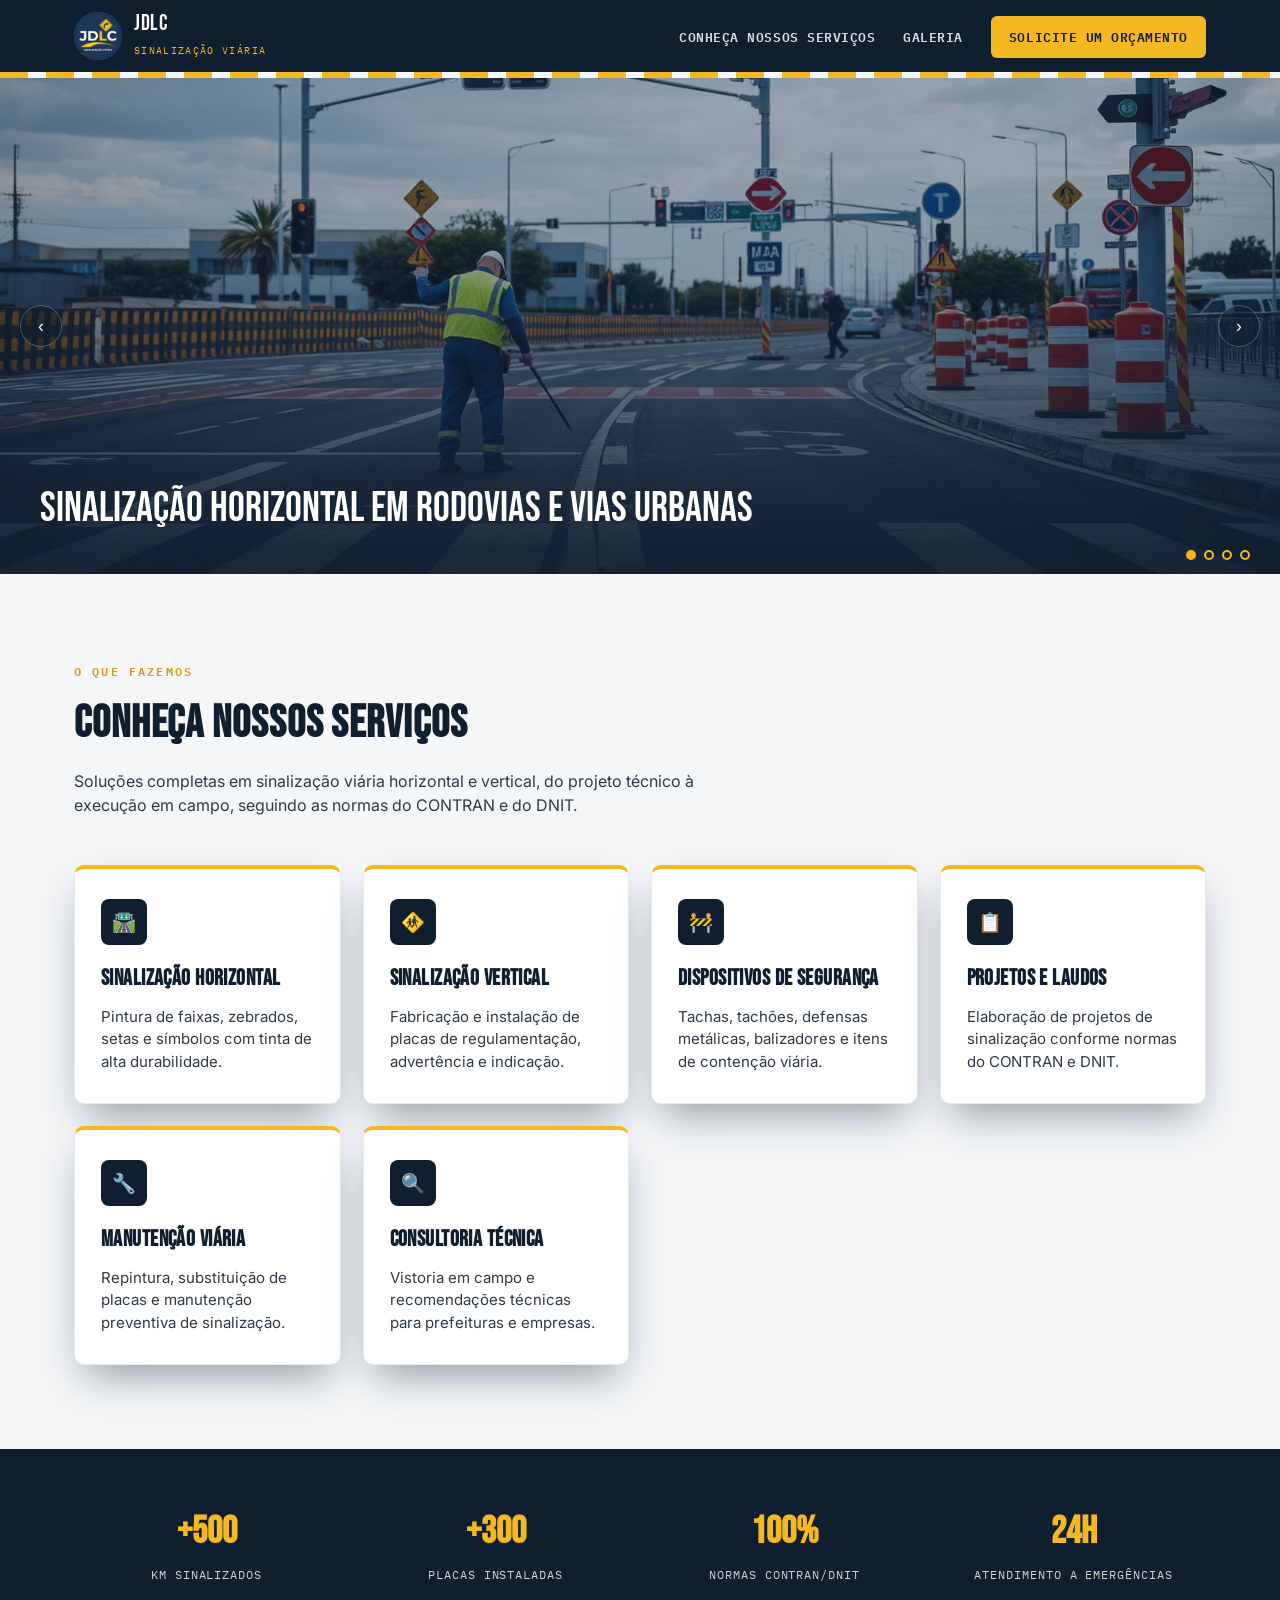
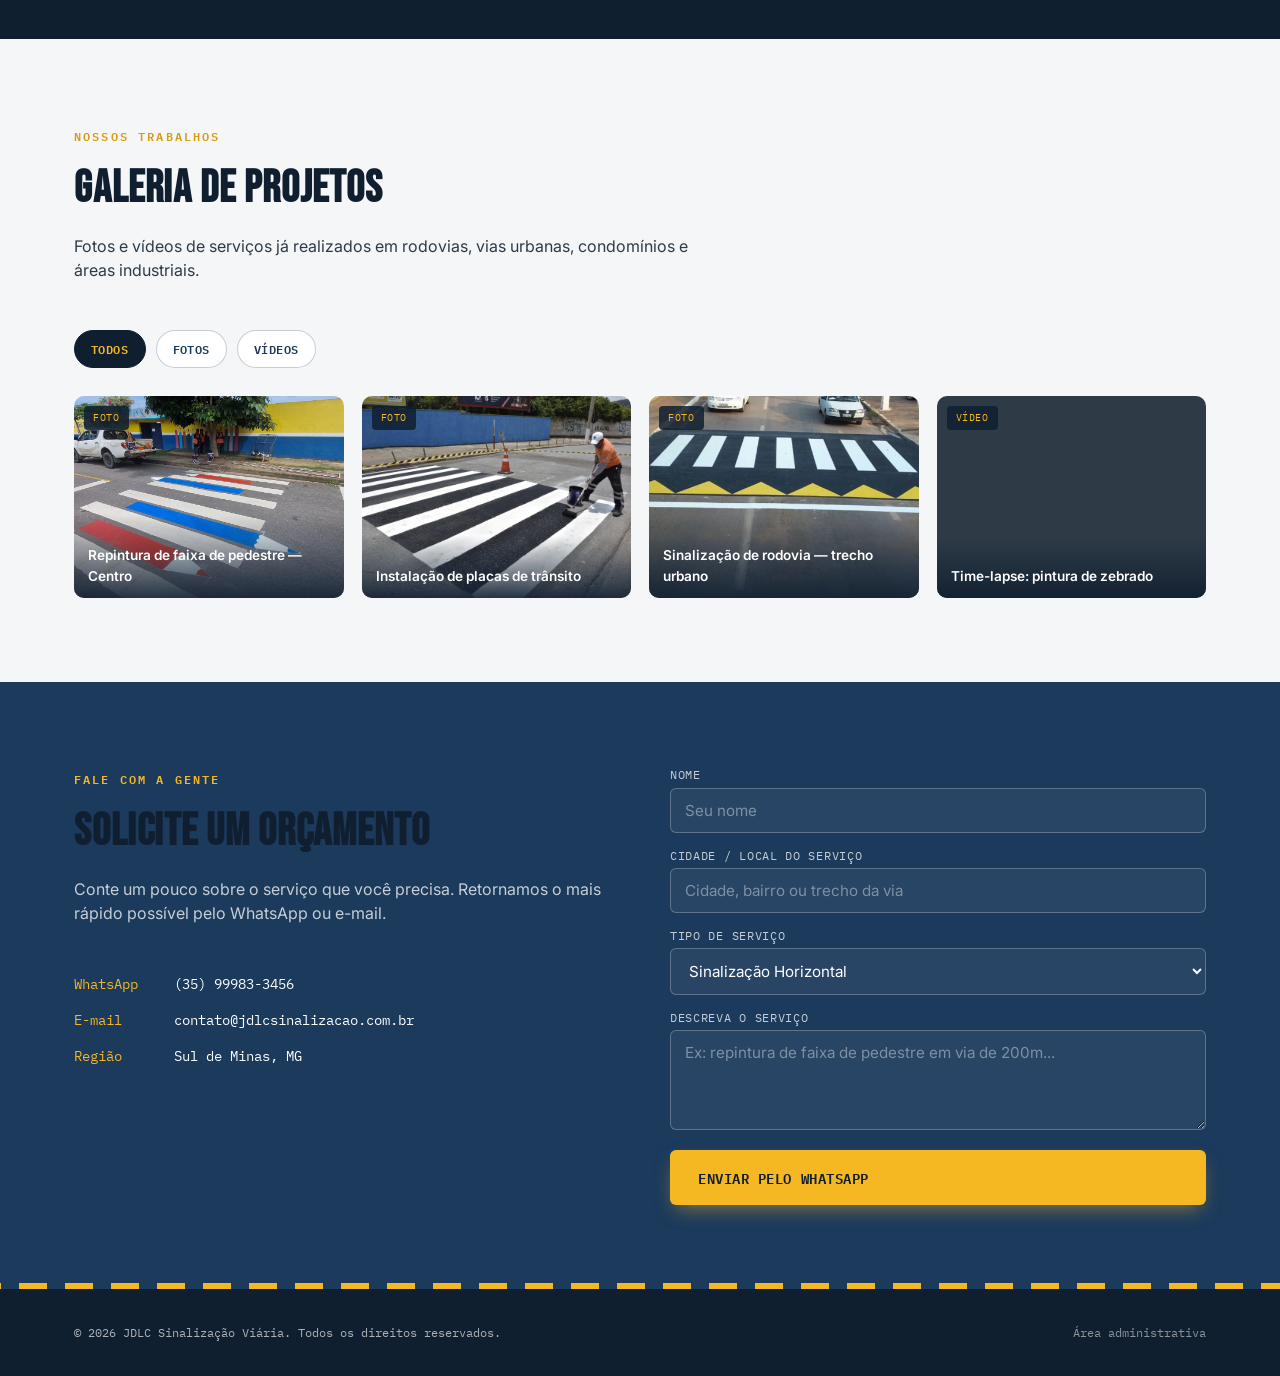
<file: index.html>
<!DOCTYPE html>
<html lang="pt-BR">
<head>
<meta charset="UTF-8">
<meta name="viewport" content="width=device-width, initial-scale=1.0">
<title>JDLC Sinalização Viária | Segurança e sinalização para vias e rodovias</title>
<meta name="description" content="JDLC Sinalização Viária: pintura de faixas, placas, dispositivos de segurança e projetos de sinalização viária. Solicite um orçamento.">
<link rel="icon" href="assets/logo.jpg">
<link rel="stylesheet" href="css/style.css">
</head>
<body>

<header>
  <div class="navbar">
    <a href="#topo" class="brand">
      <img src="assets/logo.jpg" alt="Logo JDLC Sinalização Viária">
      <span>
        <span class="brand-name">JDLC</span><br>
        <span class="brand-sub">SINALIZAÇÃO VIÁRIA</span>
      </span>
    </a>
    <button class="menu-toggle" id="menuToggle" aria-label="Abrir menu" aria-expanded="false">☰</button>
    <nav id="mainNav">
      <ul>
        <li><a href="#servicos">Conheça nossos serviços</a></li>
        <li><a href="#galeria">Galeria</a></li>
        <li><a href="#orcamento" class="nav-cta">Solicite um orçamento</a></li>
      </ul>
    </nav>
  </div>
</header>

<div class="route-line" aria-hidden="true"></div>

<!-- CARROSSEL -->
<div class="carousel" id="carousel">
  <div class="carousel-track" id="carouselTrack"></div>
  <button class="carousel-arrow prev" id="prevSlide" aria-label="Slide anterior">&#8249;</button>
  <button class="carousel-arrow next" id="nextSlide" aria-label="Próximo slide">&#8250;</button>
  <div class="carousel-dots" id="carouselDots"></div>
</div>

<main id="topo">

  <!-- SERVIÇOS -->
  <section id="servicos">
    <div class="container">
      <div class="section-head">
        <span class="eyebrow">O que fazemos</span>
        <h2>Conheça nossos serviços</h2>
        <p>Soluções completas em sinalização viária horizontal e vertical, do projeto técnico à execução em campo, seguindo as normas do CONTRAN e do DNIT.</p>
      </div>
      <div class="services-grid" id="servicesGrid"></div>
    </div>
  </section>

  <!-- FAIXA DE DESTAQUE -->
  <div class="strip">
    <div class="container strip-grid">
      <div><strong>+500</strong><span>Km sinalizados</span></div>
      <div><strong>+300</strong><span>Placas instaladas</span></div>
      <div><strong>100%</strong><span>Normas CONTRAN/DNIT</span></div>
      <div><strong>24h</strong><span>Atendimento a emergências</span></div>
    </div>
  </div>

  <!-- GALERIA -->
  <section id="galeria">
    <div class="container">
      <div class="section-head">
        <span class="eyebrow">Nossos trabalhos</span>
        <h2>Galeria de projetos</h2>
        <p>Fotos e vídeos de serviços já realizados em rodovias, vias urbanas, condomínios e áreas industriais.</p>
      </div>
      <div class="gallery-filters" id="galleryFilters">
        <button class="filter-btn active" data-filter="todos">Todos</button>
        <button class="filter-btn" data-filter="imagem">Fotos</button>
        <button class="filter-btn" data-filter="video">Vídeos</button>
      </div>
      <div class="gallery-grid" id="galleryGrid"></div>
    </div>
  </section>

  <!-- ORÇAMENTO -->
  <section id="orcamento" class="quote-section">
    <div class="container quote-grid">
      <div>
        <span class="eyebrow">Fale com a gente</span>
        <div class="section-head">
          <h2>Solicite um orçamento</h2>
          <p>Conte um pouco sobre o serviço que você precisa. Retornamos o mais rápido possível pelo WhatsApp ou e-mail.</p>
        </div>
        <ul class="contact-list" id="contactList"></ul>
      </div>
      <form class="quote-form" id="quoteForm">
        <div>
          <label for="nome">Nome</label>
          <input type="text" id="nome" name="nome" placeholder="Seu nome" required>
        </div>
        <div>
          <label for="cidade">Cidade / Local do serviço</label>
          <input type="text" id="cidade" name="cidade" placeholder="Cidade, bairro ou trecho da via">
        </div>
        <div>
          <label for="servico">Tipo de serviço</label>
          <select id="servico" name="servico">
            <option>Sinalização Horizontal</option>
            <option>Sinalização Vertical</option>
            <option>Dispositivos de Segurança</option>
            <option>Projetos e Laudos</option>
            <option>Manutenção Viária</option>
            <option>Outro</option>
          </select>
        </div>
        <div>
          <label for="mensagem">Descreva o serviço</label>
          <textarea id="mensagem" name="mensagem" placeholder="Ex: repintura de faixa de pedestre em via de 200m..." required></textarea>
        </div>
        <button type="submit" class="btn btn-primary">Enviar pelo WhatsApp</button>
      </form>
    </div>
  </section>

</main>

<footer>
  <div class="container footer-row">
    <span>&copy; <span id="year"></span> JDLC Sinalização Viária. Todos os direitos reservados.</span>
    <a href="admin.html">Área administrativa</a>
  </div>
</footer>

<!-- LIGHTBOX -->
<div class="lightbox" id="lightbox">
  <button class="lightbox-close" id="lightboxClose" aria-label="Fechar">&times;</button>
  <div class="lightbox-content" id="lightboxContent"></div>
</div>

<script src="js/config.js"></script>
<script src="js/main.js"></script>
</body>
</html>
</file>
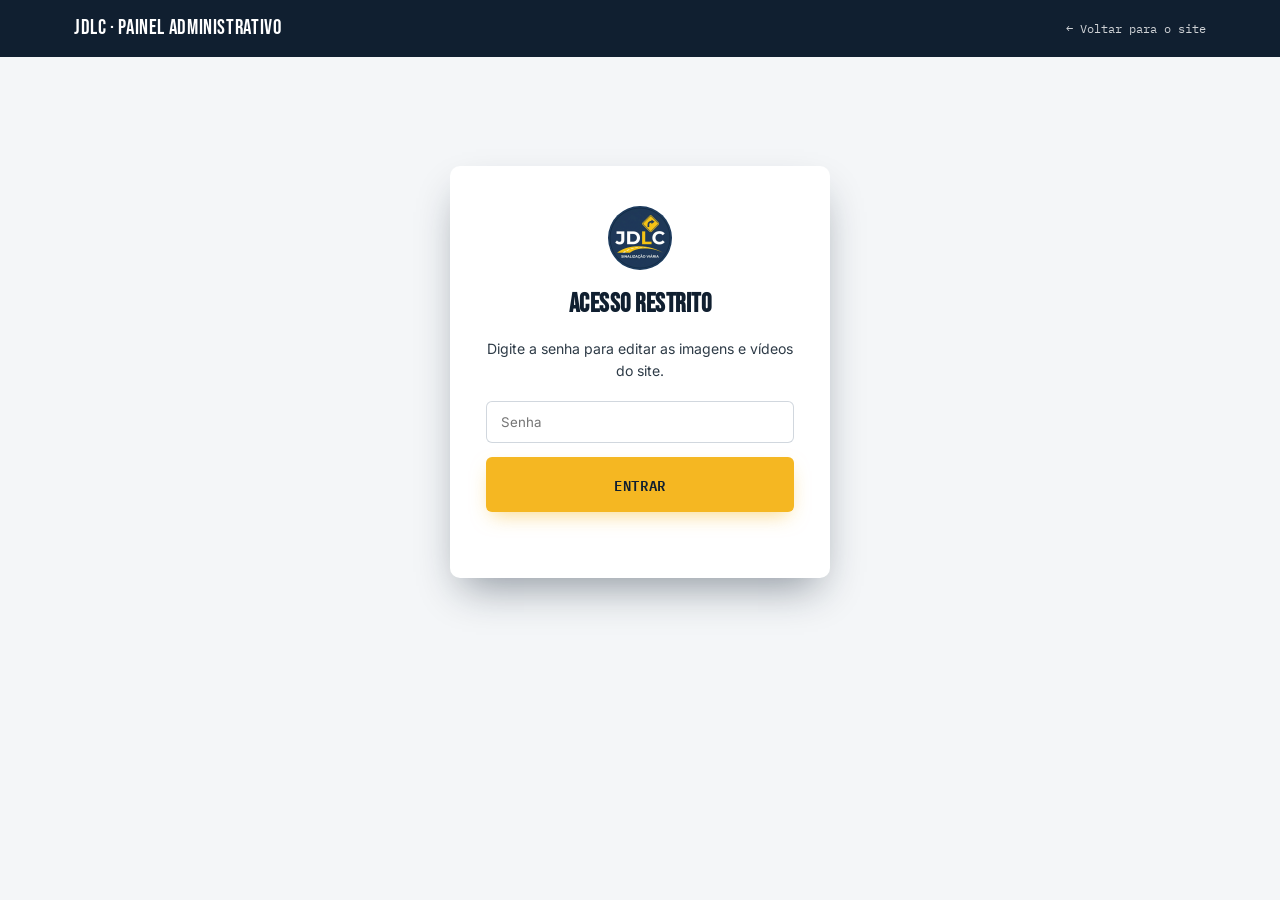
<file: admin.html>
<!DOCTYPE html>
<html lang="pt-BR">
<head>
<meta charset="UTF-8">
<meta name="viewport" content="width=device-width, initial-scale=1.0">
<title>Área Administrativa | JDLC Sinalização Viária</title>
<link rel="icon" href="assets/logo.jpg">
<link rel="stylesheet" href="css/style.css">
<link rel="stylesheet" href="css/admin.css">
</head>
<body class="admin-body">

<header class="admin-header">
  <div class="container">
    <span class="brand-name">JDLC · Painel Administrativo</span>
    <a class="back" href="index.html">← Voltar para o site</a>
  </div>
</header>

<!-- TELA DE SENHA -->
<div class="gate-wrap" id="gateWrap">
  <div class="gate-card">
    <img src="assets/logo.jpg" alt="Logo JDLC">
    <h2>Acesso restrito</h2>
    <p>Digite a senha para editar as imagens e vídeos do site.</p>
    <input type="password" id="gatePassword" placeholder="Senha">
    <button class="btn btn-primary" id="gateEnter" style="width:100%; justify-content:center;">Entrar</button>
    <div class="gate-error" id="gateError"></div>
  </div>
</div>

<!-- PAINEL -->
<main class="admin-main container" id="adminPanel" style="display:none;">

  <div class="admin-card" style="background:var(--navy-deep); color:#fff;">
    <h3 style="color:var(--yellow);">Como funciona</h3>
    <p style="font-size:0.9rem; opacity:0.85; margin:0;">
      Este site é 100% estático (sem servidor), então as alterações que você fizer aqui
      aparecem <strong>só no seu navegador</strong>, como pré-visualização. Para que todo mundo
      veja as mudanças no site publicado, clique em <strong>"Gerar código para publicar"</strong>,
      copie o resultado e cole no arquivo <code>js/config.js</code> antes de subir para o GitHub/Hostinger —
      o mesmo processo que você já usa no site do MasQbom.
    </p>
  </div>

  <div class="admin-tabs">
    <button class="active" data-tab="carrossel">Carrossel</button>
    <button data-tab="galeria">Galeria (fotos e vídeos)</button>
    <button data-tab="publicar">Gerar código para publicar</button>
  </div>

  <!-- CARROSSEL -->
  <section class="admin-panel active" id="panel-carrossel">
    <div class="admin-card">
      <h3>Adicionar imagem ao carrossel</h3>
      <div class="form-row full">
        <div>
          <label>Imagem</label>
          <input type="file" id="carrosselFile" accept="image/*">
          <p class="help-text">Ou, em vez de enviar um arquivo, cole abaixo o endereço (URL) de uma imagem já publicada:</p>
          <input type="url" id="carrosselUrl" placeholder="https://... (opcional, se não for enviar arquivo)">
        </div>
      </div>
      <div class="form-row full">
        <div>
          <label>Legenda (aparece sobre a imagem)</label>
          <input type="text" id="carrosselLegenda" placeholder="Ex: Sinalização horizontal em rodovias">
        </div>
      </div>
      <button class="btn btn-primary" id="carrosselAdd">+ Adicionar ao carrossel</button>
      <p class="status-msg" id="carrosselStatus"></p>
    </div>

    <div class="admin-card">
      <h3>Itens no carrossel</h3>
      <div class="item-list" id="carrosselList"></div>
    </div>
  </section>

  <!-- GALERIA -->
  <section class="admin-panel" id="panel-galeria">
    <div class="admin-card">
      <h3>Adicionar foto ou vídeo à galeria</h3>
      <div class="form-row">
        <div>
          <label>Tipo</label>
          <select id="galeriaTipo">
            <option value="imagem">Foto</option>
            <option value="video">Vídeo</option>
          </select>
        </div>
        <div>
          <label>Título</label>
          <input type="text" id="galeriaTitulo" placeholder="Ex: Repintura de faixa — Centro">
        </div>
      </div>
      <div class="form-row full">
        <div>
          <label>Arquivo (foto ou vídeo pequeno)</label>
          <input type="file" id="galeriaFile" accept="image/*,video/*">
          <p class="help-text">Para vídeos, o ideal é colar abaixo o link do YouTube (não listado, se preferir privacidade) — fica mais leve que enviar o arquivo direto.</p>
          <input type="url" id="galeriaUrl" placeholder="https://www.youtube.com/embed/SEU_VIDEO ou link da imagem">
        </div>
      </div>
      <button class="btn btn-primary" id="galeriaAdd">+ Adicionar à galeria</button>
      <p class="status-msg" id="galeriaStatus"></p>
    </div>

    <div class="admin-card">
      <h3>Itens na galeria</h3>
      <div class="item-list" id="galeriaList"></div>
    </div>
  </section>

  <!-- PUBLICAR -->
  <section class="admin-panel" id="panel-publicar">
    <div class="admin-card">
      <h3>Publicar as alterações no site de verdade</h3>
      <ol class="publish-steps">
        <li>Clique em "Gerar código" abaixo.</li>
        <li>Copie todo o texto gerado.</li>
        <li>Abra o arquivo <code>js/config.js</code> no seu computador (ou no GitHub).</li>
        <li>Substitua os trechos <code>carrossel: [...]</code> e <code>galeria: [...]</code> pelo código copiado.</li>
        <li>Salve e suba os arquivos para a Hostinger/GitHub, como de costume.</li>
      </ol>
      <button class="btn btn-primary" id="generateCode">Gerar código</button>
      <textarea class="code-out" id="codeOut" readonly placeholder="O código gerado vai aparecer aqui..."></textarea>
      <p class="help-text">Dica: itens adicionados por upload de arquivo viram um código bem longo (imagem embutida). Isso funciona, mas deixa o site mais pesado — prefira colar um link de imagem/vídeo já hospedado sempre que possível.</p>
    </div>
  </section>

</main>

<script src="js/config.js"></script>
<script src="js/admin.js"></script>
</body>
</html>
</file>
<file: css/style.css>
/* =========================================================================
   JDLC Sinalização Viária — style.css
   Paleta: Navy #14283F / #1B3A5C · Amarelo sinalização #F5B722
   Tipografia: Bebas Neue (display, "placa") + Inter (texto) + IBM Plex Mono (dados)
   ========================================================================= */

@import url('https://fonts.googleapis.com/css2?family=Bebas+Neue&family=Inter:wght@400;500;600;700&family=IBM+Plex+Mono:wght@500;600&display=swap');

:root {
  --navy-deep:   #101F30;
  --navy-base:   #1B3A5C;
  --navy-mid:    #234a73;
  --asphalt:     #2E3B47;
  --yellow:      #F5B722;
  --yellow-deep: #D99B10;
  --off-white:   #F4F6F8;
  --white:       #FFFFFF;
  --line-dash:   repeating-linear-gradient(90deg, var(--yellow) 0 28px, transparent 28px 46px);

  --font-display: 'Bebas Neue', 'Arial Narrow', sans-serif;
  --font-body: 'Inter', system-ui, sans-serif;
  --font-mono: 'IBM Plex Mono', monospace;

  --radius: 10px;
  --shadow-lg: 0 20px 40px -12px rgba(16, 31, 48, 0.45);
}

* { box-sizing: border-box; }
html { scroll-behavior: smooth; }
body {
  margin: 0;
  font-family: var(--font-body);
  background: var(--off-white);
  color: var(--navy-deep);
  line-height: 1.5;
}
img { max-width: 100%; display: block; }
a { color: inherit; }
h1, h2, h3 { font-family: var(--font-display); letter-spacing: 0.02em; margin: 0; }
.eyebrow {
  font-family: var(--font-mono);
  font-size: 0.75rem;
  font-weight: 600;
  letter-spacing: 0.18em;
  text-transform: uppercase;
  color: var(--yellow-deep);
}
.container { max-width: 1180px; margin: 0 auto; padding: 0 24px; }
.btn {
  display: inline-flex;
  align-items: center;
  gap: 8px;
  font-family: var(--font-mono);
  font-weight: 600;
  font-size: 0.85rem;
  letter-spacing: 0.04em;
  text-transform: uppercase;
  padding: 14px 26px;
  border-radius: 6px;
  border: 2px solid transparent;
  cursor: pointer;
  text-decoration: none;
  transition: transform 0.15s ease, box-shadow 0.15s ease;
}
.btn:hover { transform: translateY(-2px); }
.btn-primary { background: var(--yellow); color: var(--navy-deep); box-shadow: 0 8px 20px -6px rgba(245,183,34,0.55); }
.btn-primary:hover { box-shadow: 0 12px 26px -6px rgba(245,183,34,0.7); }
.btn-outline { background: transparent; border-color: rgba(255,255,255,0.4); color: var(--white); }
.btn-outline:hover { border-color: var(--yellow); color: var(--yellow); }

/* ---------- Faixa de rota (elemento assinatura) ---------- */
.route-line {
  height: 6px;
  background: var(--line-dash);
  background-size: 46px 6px;
  animation: route-move 2.4s linear infinite;
}
@keyframes route-move { to { background-position: 46px 0; } }

/* ---------- Header ---------- */
header {
  position: sticky;
  top: 0;
  z-index: 100;
  background: var(--navy-deep);
}
.navbar {
  display: flex;
  align-items: center;
  justify-content: space-between;
  padding: 12px 24px;
  max-width: 1180px;
  margin: 0 auto;
}
.brand { display: flex; align-items: center; gap: 12px; text-decoration: none; }
.brand img { width: 48px; height: 48px; border-radius: 50%; }
.brand-name { font-family: var(--font-display); color: var(--white); font-size: 1.4rem; letter-spacing: 0.03em; line-height: 1; }
.brand-sub { font-family: var(--font-mono); font-size: 0.6rem; color: var(--yellow); letter-spacing: 0.14em; }
nav ul { list-style: none; display: flex; gap: 28px; margin: 0; padding: 0; align-items: center; }
nav a {
  color: var(--white);
  text-decoration: none;
  font-family: var(--font-mono);
  font-size: 0.82rem;
  letter-spacing: 0.04em;
  text-transform: uppercase;
  font-weight: 600;
  opacity: 0.85;
}
nav a:hover { opacity: 1; color: var(--yellow); }
.nav-cta { background: var(--yellow); color: var(--navy-deep) !important; padding: 10px 18px; border-radius: 6px; opacity: 1 !important; }
.menu-toggle { display: none; background: none; border: none; color: var(--white); font-size: 1.6rem; cursor: pointer; }

/* ---------- Carrossel ---------- */
.carousel {
  position: relative;
  overflow: hidden;
  background: var(--navy-base);
  aspect-ratio: 16/6.2;
  min-height: 320px;
}
.carousel-track { display: flex; height: 100%; transition: transform 0.6s cubic-bezier(.65,0,.35,1); }
.carousel-slide { position: relative; min-width: 100%; height: 100%; }
.carousel-slide img { width: 100%; height: 100%; object-fit: cover; opacity: 0.65; }
.carousel-slide::after {
  content: "";
  position: absolute; inset: 0;
  background: linear-gradient(0deg, rgba(16,31,48,0.92) 5%, rgba(16,31,48,0.15) 60%);
}
.carousel-caption {
  position: absolute; left: 0; right: 0; bottom: 34px;
  padding: 0 40px;
  z-index: 2;
  color: var(--white);
}
.carousel-caption p {
  font-family: var(--font-display);
  font-size: clamp(1.6rem, 3.4vw, 2.6rem);
  max-width: 720px;
  margin: 0;
}
.carousel-dots { position: absolute; bottom: 14px; right: 30px; display: flex; gap: 8px; z-index: 3; }
.carousel-dots button {
  width: 10px; height: 10px; border-radius: 50%;
  border: 2px solid var(--yellow); background: transparent; cursor: pointer; padding: 0;
}
.carousel-dots button.active { background: var(--yellow); }
.carousel-arrow {
  position: absolute; top: 50%; transform: translateY(-50%);
  background: rgba(16,31,48,0.55); border: 1px solid rgba(255,255,255,0.25);
  color: var(--white); width: 42px; height: 42px; border-radius: 50%;
  cursor: pointer; font-size: 1.1rem; z-index: 3;
}
.carousel-arrow:hover { background: var(--yellow); color: var(--navy-deep); }
.carousel-arrow.prev { left: 20px; }
.carousel-arrow.next { right: 20px; }

/* ---------- Seções genéricas ---------- */
section { padding: 84px 0; }
.section-head { max-width: 620px; margin-bottom: 48px; }
.section-head h2 { font-size: clamp(2rem, 4vw, 2.8rem); margin-top: 8px; color: var(--navy-deep); }
.section-head p { color: var(--asphalt); margin-top: 12px; }

/* ---------- Serviços (cartões estilo placa) ---------- */
.services-grid { display: grid; grid-template-columns: repeat(auto-fit, minmax(260px, 1fr)); gap: 22px; }
.service-card {
  background: var(--white);
  border-radius: var(--radius);
  padding: 30px 26px;
  border: 1px solid rgba(27, 58, 92, 0.1);
  border-top: 4px solid var(--yellow);
  box-shadow: var(--shadow-lg);
  transition: transform 0.2s ease;
}
.service-card:hover { transform: translateY(-6px); }
.service-icon {
  width: 46px; height: 46px; border-radius: 8px;
  background: var(--navy-deep); color: var(--yellow);
  display: flex; align-items: center; justify-content: center;
  margin-bottom: 18px; font-size: 1.2rem;
}
.service-card h3 { font-size: 1.35rem; color: var(--navy-deep); margin-bottom: 10px; }
.service-card p { color: var(--asphalt); font-size: 0.94rem; margin: 0; }

/* ---------- Sobre / Faixa de destaque ---------- */
.strip {
  background: var(--navy-deep);
  color: var(--white);
  padding: 54px 0;
}
.strip-grid { display: grid; grid-template-columns: repeat(4, 1fr); gap: 24px; text-align: center; }
.strip-grid strong { display: block; font-family: var(--font-display); font-size: 2.4rem; color: var(--yellow); }
.strip-grid span { font-family: var(--font-mono); font-size: 0.72rem; letter-spacing: 0.08em; text-transform: uppercase; opacity: 0.8; }

/* ---------- Galeria ---------- */
.gallery-filters { display: flex; gap: 10px; margin-bottom: 28px; }
.filter-btn {
  font-family: var(--font-mono); font-size: 0.78rem; text-transform: uppercase; letter-spacing: 0.04em;
  padding: 8px 16px; border-radius: 20px; border: 1px solid rgba(27,58,92,0.25);
  background: var(--white); cursor: pointer; color: var(--navy-base); font-weight: 600;
}
.filter-btn.active { background: var(--navy-deep); border-color: var(--navy-deep); color: var(--yellow); }
.gallery-grid { display: grid; grid-template-columns: repeat(auto-fill, minmax(260px, 1fr)); gap: 18px; }
.gallery-item {
  position: relative; border-radius: var(--radius); overflow: hidden; cursor: pointer;
  aspect-ratio: 4/3; background: var(--asphalt);
}
.gallery-item img, .gallery-item video { width: 100%; height: 100%; object-fit: cover; }
.gallery-item .tag {
  position: absolute; top: 10px; left: 10px;
  background: rgba(16,31,48,0.85); color: var(--yellow);
  font-family: var(--font-mono); font-size: 0.65rem; text-transform: uppercase;
  padding: 4px 9px; border-radius: 4px; letter-spacing: 0.06em;
}
.gallery-item .caption {
  position: absolute; left: 0; right: 0; bottom: 0;
  padding: 30px 14px 12px;
  background: linear-gradient(0deg, rgba(16,31,48,0.9), transparent);
  color: var(--white); font-size: 0.85rem; font-weight: 600;
}
.gallery-empty { font-family: var(--font-mono); color: var(--asphalt); opacity: 0.7; padding: 40px 0; text-align: center; }

/* Lightbox */
.lightbox {
  position: fixed; inset: 0; background: rgba(16,31,48,0.94);
  display: none; align-items: center; justify-content: center; z-index: 1000; padding: 30px;
}
.lightbox.open { display: flex; }
.lightbox-content { max-width: 900px; width: 100%; }
.lightbox-content img, .lightbox-content video { width: 100%; border-radius: 8px; max-height: 78vh; object-fit: contain; background: #000; }
.lightbox-content iframe { width: 100%; aspect-ratio: 16/9; border: 0; border-radius: 8px; }
.lightbox-caption { color: var(--white); font-family: var(--font-mono); margin-top: 14px; font-size: 0.85rem; }
.lightbox-close {
  position: absolute; top: 22px; right: 30px; background: none; border: none;
  color: var(--white); font-size: 2rem; cursor: pointer; line-height: 1;
}

/* ---------- Orçamento ---------- */
.quote-section { background: var(--navy-base); color: var(--white); position: relative; overflow: hidden; }
.quote-section::before {
  content: ""; position: absolute; inset: 0;
  background-image: var(--line-dash); background-size: 46px 6px; background-position: bottom;
  background-repeat: repeat-x; height: 6px; top: auto; bottom: 0;
}
.quote-grid { display: grid; grid-template-columns: 1fr 1fr; gap: 60px; align-items: start; }
.quote-grid .section-head p { color: rgba(255,255,255,0.75); }
.quote-grid .eyebrow { color: var(--yellow); }
.contact-list { list-style: none; padding: 0; margin: 28px 0 0; display: flex; flex-direction: column; gap: 14px; }
.contact-list li { font-family: var(--font-mono); font-size: 0.9rem; display: flex; gap: 10px; }
.contact-list span.k { color: var(--yellow); min-width: 90px; }

form.quote-form { display: flex; flex-direction: column; gap: 14px; }
.quote-form label { font-family: var(--font-mono); font-size: 0.72rem; text-transform: uppercase; letter-spacing: 0.06em; opacity: 0.75; margin-bottom: 4px; display: block; }
.quote-form input, .quote-form textarea, .quote-form select {
  width: 100%; padding: 12px 14px; border-radius: 6px; border: 1px solid rgba(255,255,255,0.25);
  background: rgba(255,255,255,0.06); color: var(--white); font-family: var(--font-body); font-size: 0.95rem;
}
.quote-form select option { background: var(--navy-deep); color: var(--white); }
.quote-form input::placeholder, .quote-form textarea::placeholder { color: rgba(255,255,255,0.4); }
.quote-form textarea { resize: vertical; min-height: 100px; }
.quote-form input:focus, .quote-form textarea:focus, .quote-form select:focus { outline: 2px solid var(--yellow); border-color: transparent; }

/* ---------- Footer ---------- */
footer { background: var(--navy-deep); color: rgba(255,255,255,0.65); padding: 34px 0; }
.footer-row { display: flex; justify-content: space-between; align-items: center; flex-wrap: wrap; gap: 12px; font-family: var(--font-mono); font-size: 0.78rem; }
.footer-row a { text-decoration: none; opacity: 0.8; }
.footer-row a:hover { opacity: 1; color: var(--yellow); }

/* ---------- Responsivo ---------- */
@media (max-width: 860px) {
  .quote-grid { grid-template-columns: 1fr; }
  .strip-grid { grid-template-columns: repeat(2, 1fr); }
}
@media (max-width: 720px) {
  .menu-toggle { display: block; }
  nav { position: fixed; top: 76px; left: 0; right: 0; background: var(--navy-deep); flex-direction: column; padding: 10px 24px 26px; transform: translateY(-130%); transition: transform 0.25s ease; }
  nav.open { transform: translateY(0); }
  nav ul { flex-direction: column; align-items: flex-start; gap: 18px; }
  section { padding: 56px 0; }
  .carousel { aspect-ratio: 4/5; min-height: 380px; }
}

/* Foco visível para acessibilidade */
a:focus-visible, button:focus-visible, input:focus-visible, textarea:focus-visible {
  outline: 3px solid var(--yellow); outline-offset: 2px;
}

@media (prefers-reduced-motion: reduce) {
  .route-line { animation: none; }
  html { scroll-behavior: auto; }
  * { transition: none !important; }
}
</file>
<file: css/admin.css>
/* Admin — reaproveita tokens de style.css */
body.admin-body { background: var(--off-white); }

.admin-header {
  background: var(--navy-deep); color: var(--white);
  padding: 18px 0; position: sticky; top: 0; z-index: 50;
}
.admin-header .container { display: flex; align-items: center; justify-content: space-between; }
.admin-header .brand-name { font-family: var(--font-display); font-size: 1.3rem; }
.admin-header a.back { font-family: var(--font-mono); font-size: 0.78rem; opacity: 0.8; text-decoration: none; }
.admin-header a.back:hover { color: var(--yellow); opacity: 1; }

.gate-wrap {
  min-height: 70vh; display: flex; align-items: center; justify-content: center; padding: 40px 24px;
}
.gate-card {
  background: var(--white); border-radius: var(--radius); box-shadow: var(--shadow-lg);
  padding: 40px 36px; max-width: 380px; width: 100%; text-align: center;
}
.gate-card img { width: 64px; height: 64px; border-radius: 50%; margin: 0 auto 16px; }
.gate-card h2 { font-size: 1.6rem; margin-bottom: 6px; }
.gate-card p { color: var(--asphalt); font-size: 0.88rem; margin-bottom: 20px; }
.gate-card input { width: 100%; padding: 12px 14px; border-radius: 6px; border: 1px solid rgba(27,58,92,0.2); margin-bottom: 14px; font-family: var(--font-body); }
.gate-error { color: #c0392b; font-family: var(--font-mono); font-size: 0.78rem; margin-top: 10px; min-height: 16px; }

.admin-main { padding: 40px 0 100px; }
.admin-tabs { display: flex; gap: 10px; margin-bottom: 28px; }
.admin-tabs button {
  font-family: var(--font-mono); text-transform: uppercase; font-size: 0.78rem; letter-spacing: 0.04em;
  padding: 10px 20px; border-radius: 20px; border: 1px solid rgba(27,58,92,0.25);
  background: var(--white); cursor: pointer; font-weight: 600; color: var(--navy-base);
}
.admin-tabs button.active { background: var(--navy-deep); color: var(--yellow); border-color: var(--navy-deep); }

.admin-panel { display: none; }
.admin-panel.active { display: block; }

.admin-card {
  background: var(--white); border-radius: var(--radius); box-shadow: var(--shadow-lg);
  padding: 26px 28px; margin-bottom: 22px; border: 1px solid rgba(27,58,92,0.08);
}
.admin-card h3 { font-size: 1.15rem; margin-bottom: 16px; color: var(--navy-deep); }

.form-row { display: grid; grid-template-columns: 1fr 1fr; gap: 14px; margin-bottom: 14px; }
.form-row.full { grid-template-columns: 1fr; }
.admin-card label { font-family: var(--font-mono); font-size: 0.7rem; text-transform: uppercase; letter-spacing: 0.05em; color: var(--asphalt); display: block; margin-bottom: 5px; }
.admin-card input[type=text], .admin-card input[type=url], .admin-card select, .admin-card textarea {
  width: 100%; padding: 10px 12px; border-radius: 6px; border: 1px solid rgba(27,58,92,0.2); font-family: var(--font-body); font-size: 0.92rem;
}
.admin-card textarea { min-height: 70px; resize: vertical; }
.help-text { font-size: 0.78rem; color: var(--asphalt); opacity: 0.75; margin-top: -8px; margin-bottom: 14px; }

.item-list { display: flex; flex-direction: column; gap: 10px; }
.item-row {
  display: flex; align-items: center; gap: 14px; padding: 10px; border: 1px solid rgba(27,58,92,0.12); border-radius: 8px;
}
.item-row .thumb { width: 60px; height: 46px; border-radius: 6px; object-fit: cover; background: var(--asphalt); flex-shrink: 0; }
.item-row .info { flex: 1; min-width: 0; }
.item-row .info strong { display: block; font-size: 0.9rem; }
.item-row .info span { display: block; font-family: var(--font-mono); font-size: 0.7rem; color: var(--asphalt); opacity: 0.7; word-break: break-all; }
.item-row .actions { display: flex; gap: 6px; flex-shrink: 0; }
.icon-btn {
  border: 1px solid rgba(27,58,92,0.2); background: var(--white); border-radius: 6px; width: 32px; height: 32px;
  cursor: pointer; font-size: 0.9rem; display: flex; align-items: center; justify-content: center;
}
.icon-btn.danger { border-color: #c0392b; color: #c0392b; }
.icon-btn:hover { background: var(--off-white); }

.code-out {
  width: 100%; min-height: 220px; font-family: var(--font-mono); font-size: 0.78rem;
  background: var(--navy-deep); color: #d8f0ff; padding: 16px; border-radius: 8px; border: none; white-space: pre; overflow: auto;
}
.publish-steps { list-style: decimal; padding-left: 20px; font-size: 0.9rem; color: var(--asphalt); }
.publish-steps li { margin-bottom: 6px; }
.status-msg { font-family: var(--font-mono); font-size: 0.8rem; color: #1a7a3c; min-height: 18px; }
</file>
